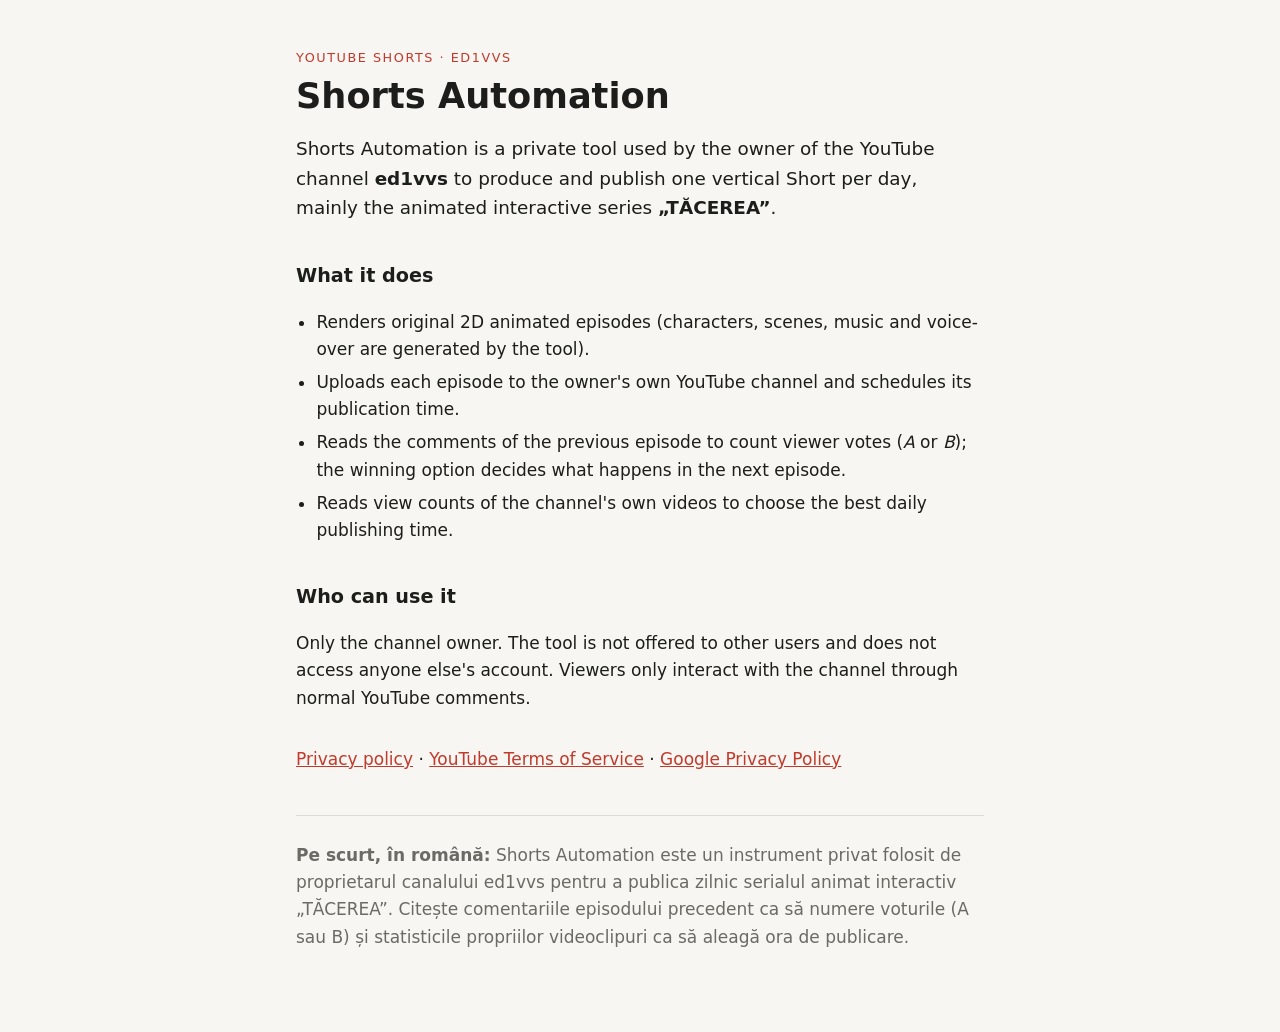
<file: index.html>
<!doctype html>
<html lang="en">
<head>
<meta charset="utf-8">
<meta name="viewport" content="width=device-width, initial-scale=1">
<title>Shorts Automation</title>
<meta name="description" content="Shorts Automation publishes the animated interactive series TĂCEREA as YouTube Shorts on the ed1vvs channel.">
<link rel="stylesheet" href="style.css">
</head>
<body>
<main>
  <p class="eyebrow">YouTube Shorts · ed1vvs</p>
  <h1>Shorts Automation</h1>
  <p class="lead">Shorts Automation is a private tool used by the owner of the YouTube channel
    <strong>ed1vvs</strong> to produce and publish one vertical Short per day, mainly the
    animated interactive series <strong>„TĂCEREA”</strong>.</p>

  <h2>What it does</h2>
  <ul>
    <li>Renders original 2D animated episodes (characters, scenes, music and voice-over are generated by the tool).</li>
    <li>Uploads each episode to the owner's own YouTube channel and schedules its publication time.</li>
    <li>Reads the comments of the previous episode to count viewer votes (<em>A</em> or <em>B</em>);
      the winning option decides what happens in the next episode.</li>
    <li>Reads view counts of the channel's own videos to choose the best daily publishing time.</li>
  </ul>

  <h2>Who can use it</h2>
  <p>Only the channel owner. The tool is not offered to other users and does not access anyone else's account.
    Viewers only interact with the channel through normal YouTube comments.</p>

  <p class="links"><a href="privacy.html">Privacy policy</a> ·
    <a href="https://www.youtube.com/t/terms">YouTube Terms of Service</a> ·
    <a href="https://policies.google.com/privacy">Google Privacy Policy</a></p>

  <hr>
  <p lang="ro" class="ro"><strong>Pe scurt, în română:</strong> Shorts Automation este un instrument privat folosit de
    proprietarul canalului ed1vvs pentru a publica zilnic serialul animat interactiv „TĂCEREA”. Citește comentariile
    episodului precedent ca să numere voturile (A sau B) și statisticile propriilor videoclipuri ca să aleagă ora de publicare.</p>
</main>
</body>
</html>
</file>
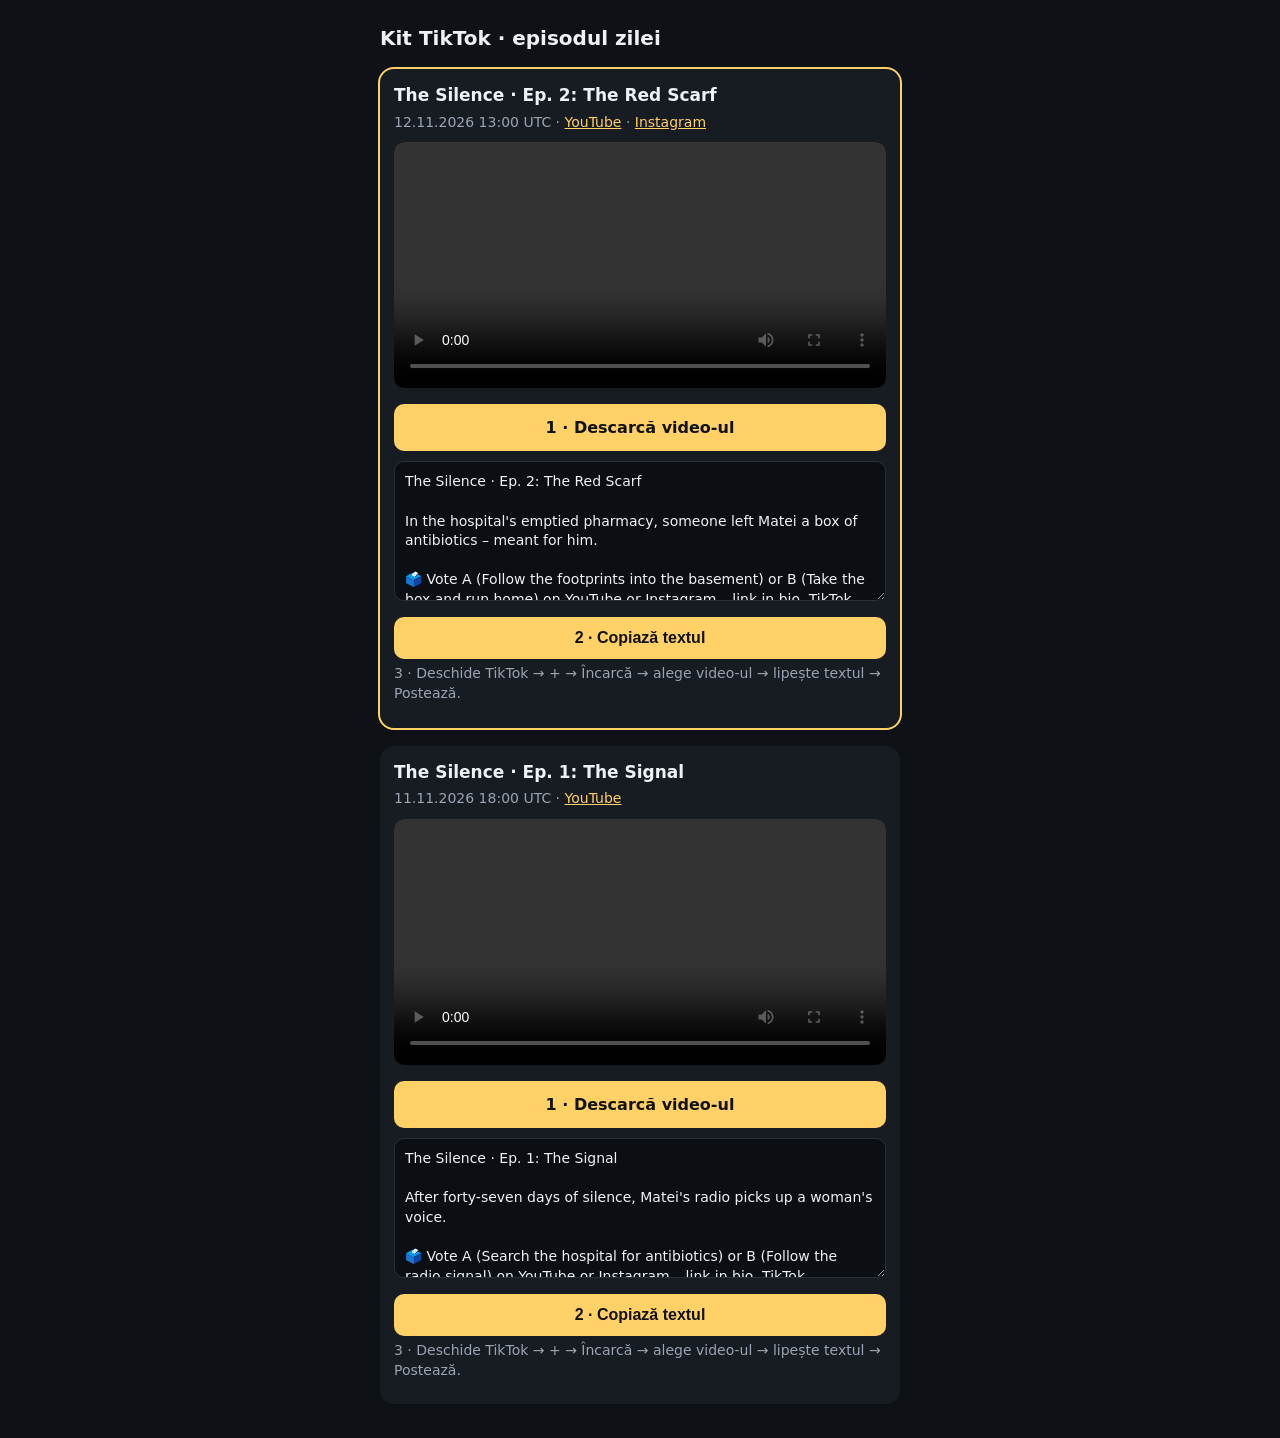
<file: kit/index.html>
<!doctype html>
<html lang="ro"><head><meta charset="utf-8"><meta name="viewport" content="width=device-width,initial-scale=1">
<meta name="robots" content="noindex"><title>Kit TikTok</title>
<style>
:root{--bg:#0e1116;--card:#171b22;--fg:#eef1f5;--mut:#9aa4b2;--acc:#ffd166}
body{margin:0;background:var(--bg);color:var(--fg);font:16px/1.45 system-ui,sans-serif}
main{max-width:520px;margin:0 auto;padding:16px}
h1{font-size:20px;margin:8px 0 16px} h2{font-size:17px;margin:0 0 4px}
.card{background:var(--card);border-radius:14px;padding:14px;margin:0 0 18px}
.card.new{outline:2px solid var(--acc)}
.meta,.hint{color:var(--mut);font-size:14px;margin:4px 0 10px} .meta a{color:var(--acc)}
video{width:100%;border-radius:10px;background:#000;max-height:60vh}
.btn{display:block;width:100%;box-sizing:border-box;text-align:center;margin:10px 0 0;padding:12px;border:0;
border-radius:10px;background:var(--acc);color:#111;font-weight:700;font-size:16px;text-decoration:none}
textarea{width:100%;box-sizing:border-box;margin-top:10px;border-radius:10px;border:1px solid #2a303a;background:#0b0e13;
color:var(--fg);padding:10px;font:14px/1.4 system-ui,sans-serif}
</style></head>
<body><main><h1>Kit TikTok · episodul zilei</h1>
<section class="card new">
  <h2>The Silence · Ep. 2: The Red Scarf</h2>
  <p class="meta">12.11.2026 13:00 UTC · <a href="https://youtube.com/shorts/Si-rOp5CpzM">YouTube</a> · <a href="https://www.instagram.com/reel/DfpInhAis1u/">Instagram</a></p>
  <video src="https://edivvsshi.github.io/shorts-automation-site/m/tacerea-en-e002/tiktok.mp4" controls playsinline preload="metadata"></video>
  <a class="btn" href="https://edivvsshi.github.io/shorts-automation-site/m/tacerea-en-e002/tiktok.mp4" download="tacerea-en-e002-tiktok.mp4">1 · Descarcă video-ul</a>
  <textarea id="c0" readonly rows="6">The Silence · Ep. 2: The Red Scarf

In the hospital&#x27;s emptied pharmacy, someone left Matei a box of antibiotics – meant for him.

🗳️ Vote A (Follow the footprints into the basement) or B (Take the box and run home) on YouTube or Instagram – link in bio. TikTok comments can&#x27;t be counted automatically.

#animation #storytime #animatedseries #postapocalyptic #youdecide</textarea>
  <button class="btn" onclick="navigator.clipboard.writeText(document.getElementById('c0').value);this.textContent='✓ Copiat'">2 · Copiază textul</button>
  <p class="hint">3 · Deschide TikTok → + → Încarcă → alege video-ul → lipește textul → Postează.</p>
</section>

<section class="card">
  <h2>The Silence · Ep. 1: The Signal</h2>
  <p class="meta">11.11.2026 18:00 UTC · <a href="https://youtube.com/shorts/l_kv3B0blWA">YouTube</a></p>
  <video src="https://edivvsshi.github.io/shorts-automation-site/m/tacerea-en-e001/tiktok.mp4" controls playsinline preload="metadata"></video>
  <a class="btn" href="https://edivvsshi.github.io/shorts-automation-site/m/tacerea-en-e001/tiktok.mp4" download="tacerea-en-e001-tiktok.mp4">1 · Descarcă video-ul</a>
  <textarea id="c1" readonly rows="6">The Silence · Ep. 1: The Signal

After forty-seven days of silence, Matei&#x27;s radio picks up a woman&#x27;s voice.

🗳️ Vote A (Search the hospital for antibiotics) or B (Follow the radio signal) on YouTube or Instagram – link in bio. TikTok comments can&#x27;t be counted automatically.

#animation #storytime #animatedseries #postapocalyptic #youdecide</textarea>
  <button class="btn" onclick="navigator.clipboard.writeText(document.getElementById('c1').value);this.textContent='✓ Copiat'">2 · Copiază textul</button>
  <p class="hint">3 · Deschide TikTok → + → Încarcă → alege video-ul → lipește textul → Postează.</p>
</section></main></body></html>
</file>
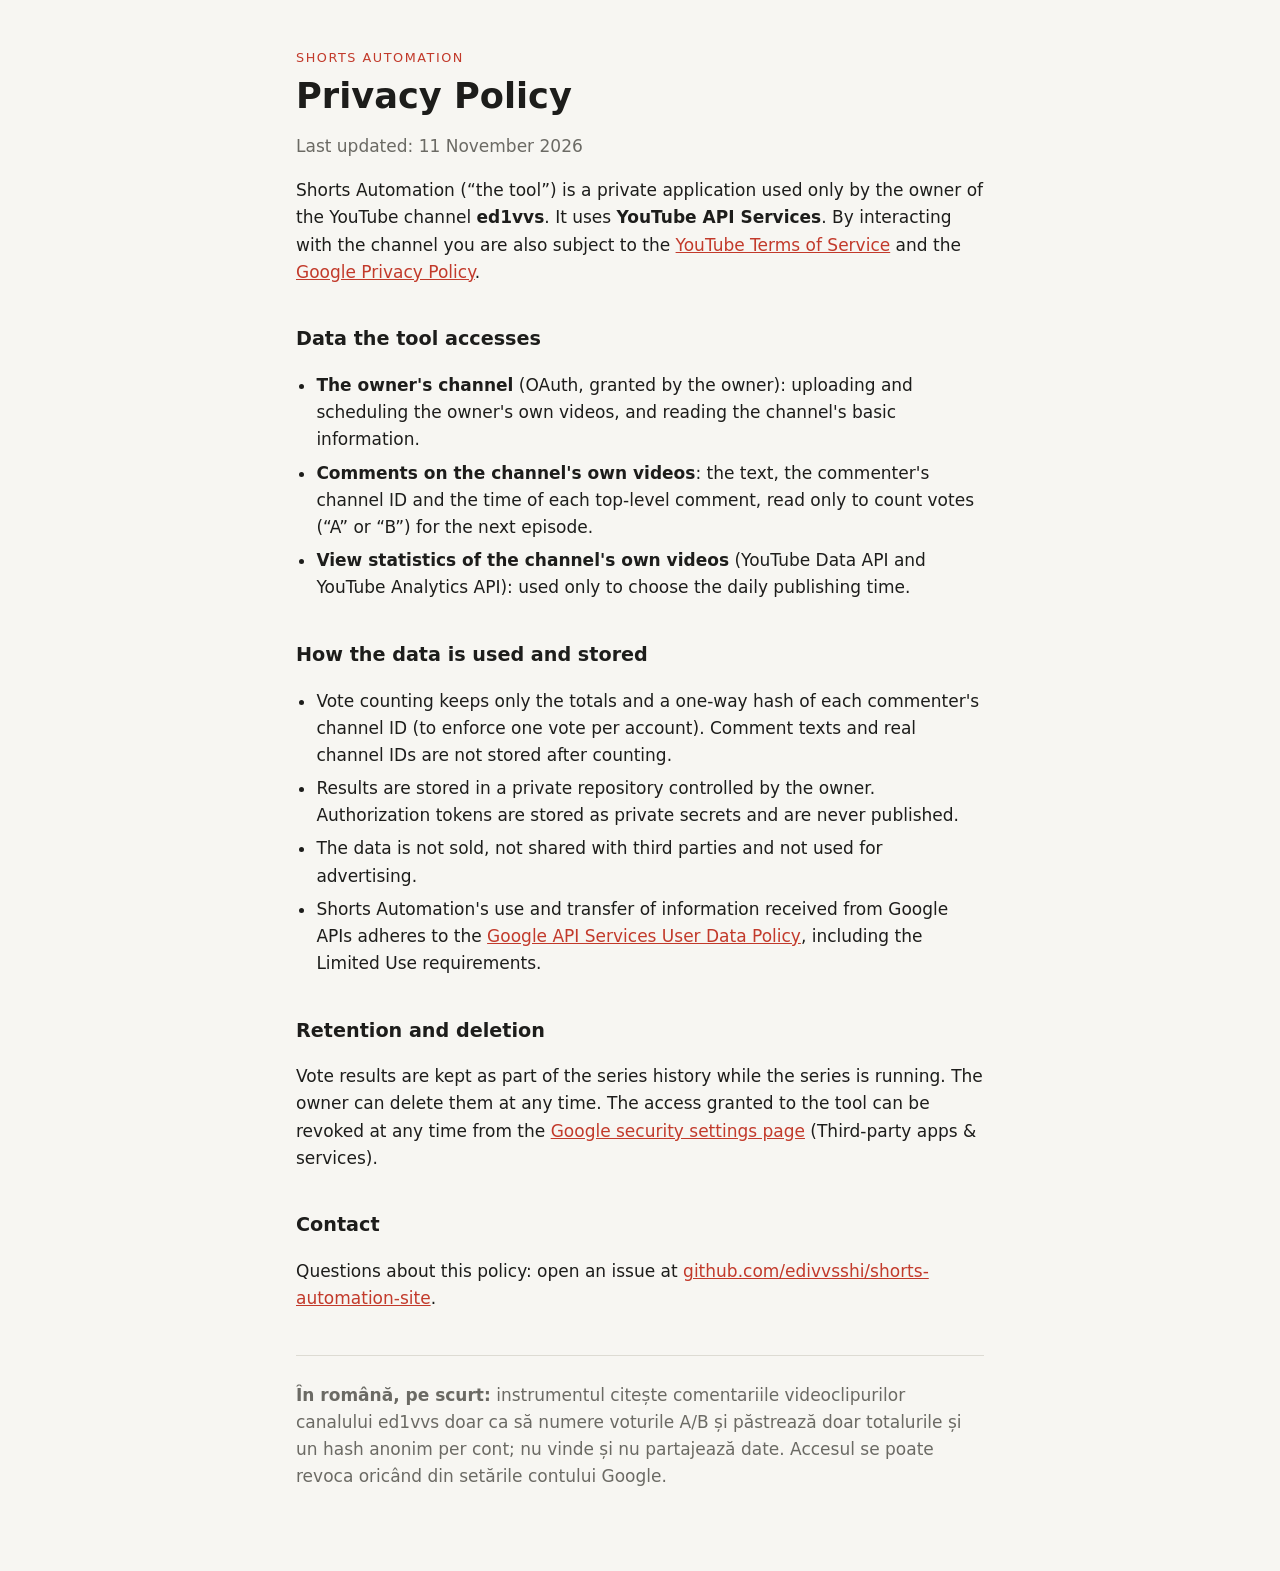
<file: privacy.html>
<!doctype html>
<html lang="en">
<head>
<meta charset="utf-8">
<meta name="viewport" content="width=device-width, initial-scale=1">
<title>Shorts Automation – Privacy Policy</title>
<meta name="description" content="How Shorts Automation uses data obtained through YouTube API Services.">
<link rel="stylesheet" href="style.css">
</head>
<body>
<main>
  <p class="eyebrow"><a href="index.html">Shorts Automation</a></p>
  <h1>Privacy Policy</h1>
  <p class="muted">Last updated: 11 November 2026</p>

  <p>Shorts Automation (“the tool”) is a private application used only by the owner of the YouTube channel
    <strong>ed1vvs</strong>. It uses <strong>YouTube API Services</strong>. By interacting with the channel you are also
    subject to the <a href="https://www.youtube.com/t/terms">YouTube Terms of Service</a> and the
    <a href="https://policies.google.com/privacy">Google Privacy Policy</a>.</p>

  <h2>Data the tool accesses</h2>
  <ul>
    <li><strong>The owner's channel</strong> (OAuth, granted by the owner): uploading and scheduling the owner's own
      videos, and reading the channel's basic information.</li>
    <li><strong>Comments on the channel's own videos</strong>: the text, the commenter's channel ID and the time of each
      top-level comment, read only to count votes (“A” or “B”) for the next episode.</li>
    <li><strong>View statistics of the channel's own videos</strong> (YouTube Data API and YouTube Analytics API): used
      only to choose the daily publishing time.</li>
  </ul>

  <h2>How the data is used and stored</h2>
  <ul>
    <li>Vote counting keeps only the totals and a one-way hash of each commenter's channel ID (to enforce one vote per
      account). Comment texts and real channel IDs are not stored after counting.</li>
    <li>Results are stored in a private repository controlled by the owner. Authorization tokens are stored as private
      secrets and are never published.</li>
    <li>The data is not sold, not shared with third parties and not used for advertising.</li>
    <li>Shorts Automation's use and transfer of information received from Google APIs adheres to the
      <a href="https://developers.google.com/terms/api-services-user-data-policy">Google API Services User Data Policy</a>,
      including the Limited Use requirements.</li>
  </ul>

  <h2>Retention and deletion</h2>
  <p>Vote results are kept as part of the series history while the series is running. The owner can delete them at any
    time. The access granted to the tool can be revoked at any time from the
    <a href="https://myaccount.google.com/connections">Google security settings page</a>
    (Third-party apps &amp; services).</p>

  <h2>Contact</h2>
  <p>Questions about this policy: open an issue at
    <a href="https://github.com/edivvsshi/shorts-automation-site/issues">github.com/edivvsshi/shorts-automation-site</a>.</p>

  <hr>
  <p lang="ro" class="ro"><strong>În română, pe scurt:</strong> instrumentul citește comentariile videoclipurilor
    canalului ed1vvs doar ca să numere voturile A/B și păstrează doar totalurile și un hash anonim per cont; nu vinde
    și nu partajează date. Accesul se poate revoca oricând din setările contului Google.</p>
</main>
</body>
</html>
</file>
<file: style.css>
:root {
  --bg: #f7f6f2;
  --fg: #1d1d1b;
  --muted: #6b6a64;
  --accent: #c23a2b;
  --line: #dddbd3;
}
@media (prefers-color-scheme: dark) {
  :root { --bg: #121315; --fg: #ecebe6; --muted: #9a9993; --accent: #ff6b5a; --line: #2b2c30; }
}
* { box-sizing: border-box; }
body {
  margin: 0;
  background: var(--bg);
  color: var(--fg);
  font: 17px/1.6 system-ui, -apple-system, "Segoe UI", Roboto, sans-serif;
}
main { max-width: 720px; margin: 0 auto; padding: 48px 16px 64px; }
h1 { font-size: 2.2rem; line-height: 1.15; margin: 0.2em 0 0.4em; }
h2 { font-size: 1.2rem; margin-top: 2em; }
.eyebrow { text-transform: uppercase; letter-spacing: 0.12em; font-size: 0.8rem; color: var(--accent); margin: 0; }
.eyebrow a { color: inherit; text-decoration: none; }
.lead { font-size: 1.15rem; }
.muted, .ro { color: var(--muted); }
a { color: var(--accent); }
ul { padding-left: 1.2em; }
li { margin: 0.35em 0; }
hr { border: 0; border-top: 1px solid var(--line); margin: 2.5em 0 1.5em; }
.links { margin-top: 2em; }
</file>
